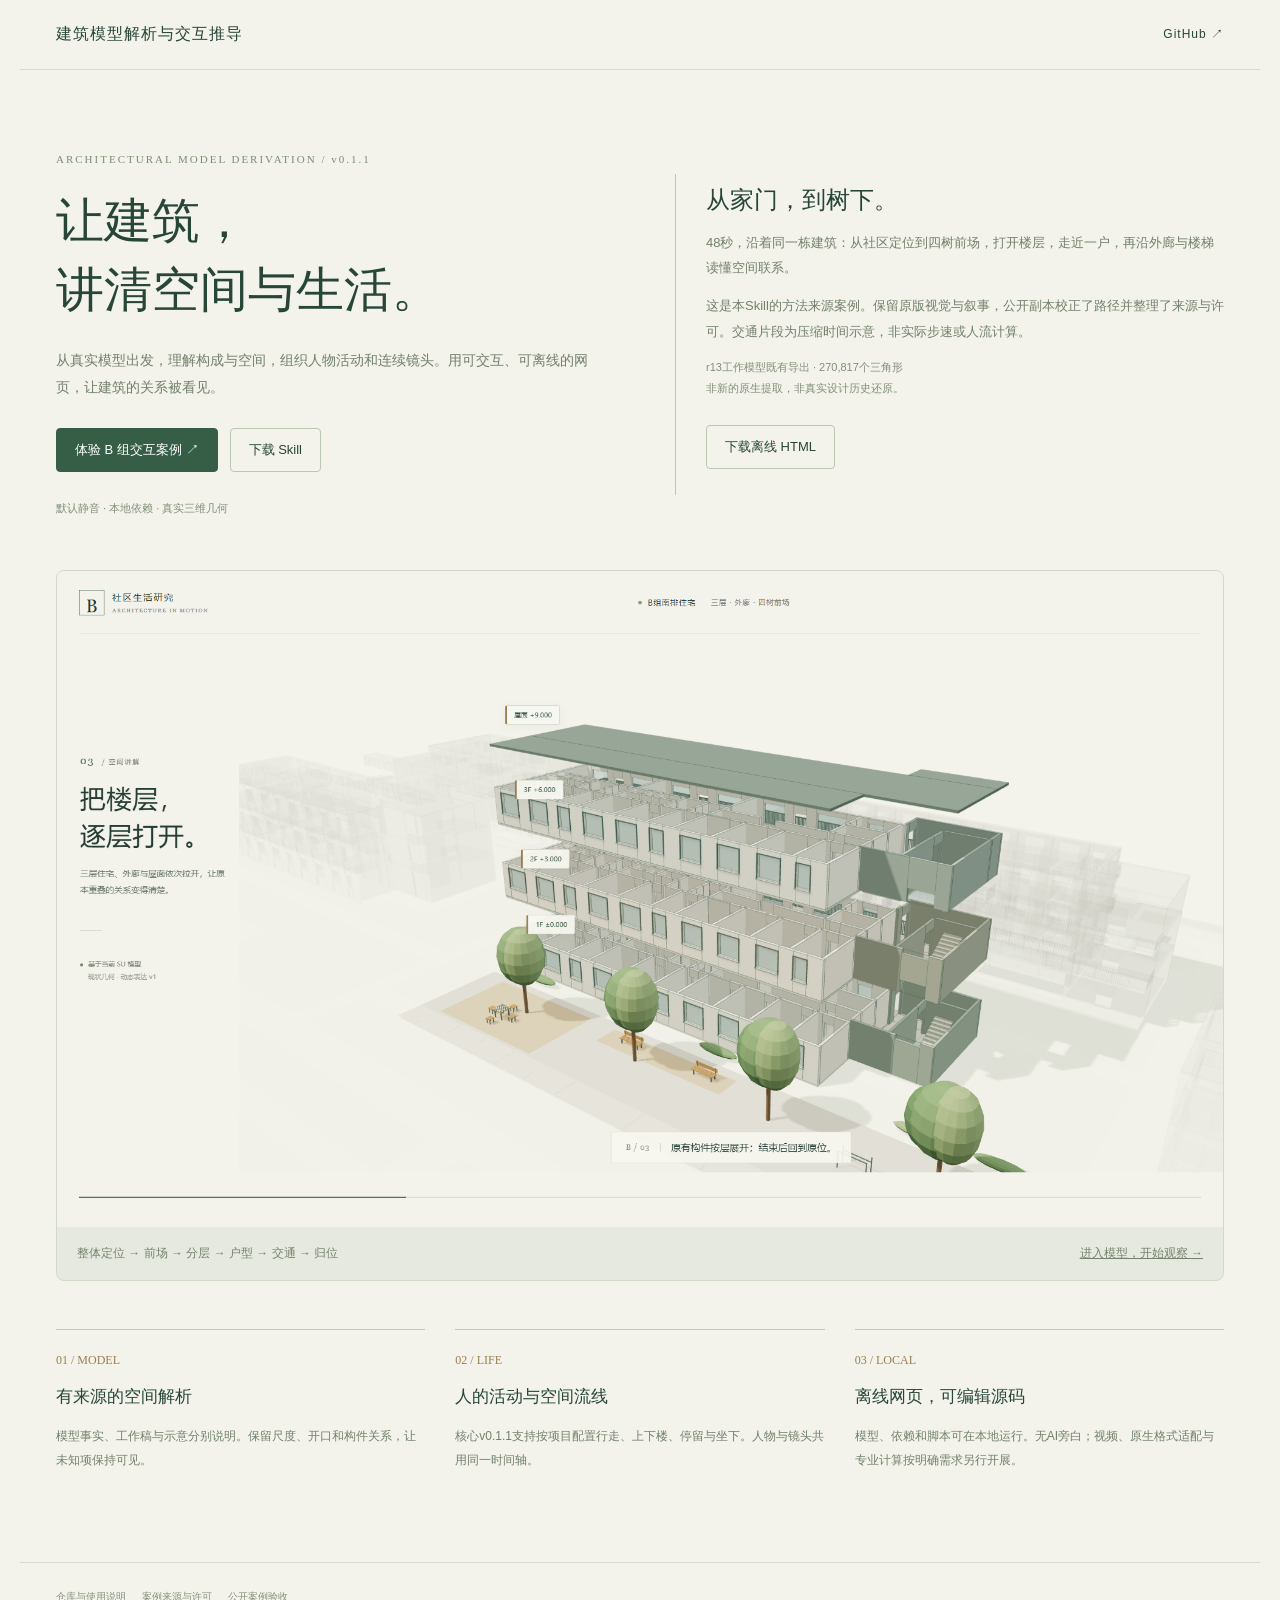
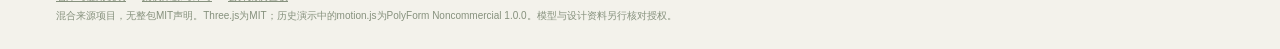
<file: docs/index.html>
<!doctype html><html lang="zh-CN"><head><meta charset="utf-8"><meta name="viewport" content="width=device-width,initial-scale=1"><meta name="description" content="建筑模型解析、人的活动与空间流线。可离线运行的建筑三维交互讲解Skill及B组方法来源案例。"><title>建筑模型解析与交互推导</title><style>
:root{font-family:"Microsoft YaHei UI","Microsoft YaHei",sans-serif;color:#274638;background:#f3f2eb}*{box-sizing:border-box}body{margin:0}a{color:inherit}header,main,footer{max-width:1240px;margin:auto;padding:24px 36px}header{display:flex;justify-content:space-between;align-items:center;border-bottom:1px solid #d5dccd;font-size:12px;letter-spacing:1px}header a{text-decoration:none}header strong{font-size:16px;font-weight:500}section.intro{display:grid;grid-template-columns:1fr 1fr;gap:70px;padding:56px 0 36px;align-items:center}.eyebrow{font:11px/1.8 Georgia,serif;letter-spacing:2px;color:#7b8e74}h1{font-family:Georgia,"Microsoft YaHei",serif;font-weight:400;font-size:48px;line-height:1.45;margin:16px 0 22px}p{font-size:14px;line-height:1.95;color:#71816b}h2{font-size:24px;font-weight:400;margin:10px 0 14px}.actions{display:flex;gap:12px;flex-wrap:wrap;margin:26px 0}.actions a{padding:12px 18px;border:1px solid #b9c8b2;border-radius:4px;text-decoration:none;font-size:13px;display:inline-block}.actions .primary{background:#365e46;color:#fff;border-color:#365e46}.actions a:hover{filter:brightness(.92)}small{font-size:11px;line-height:1.8;color:#819079}.scope{border-left:1px solid #b9c8b2;padding-left:30px}.scope p{font-size:13px}.preview{margin-top:16px;border:1px solid #d3d9c8;border-radius:8px;overflow:hidden;background:#e6e9df}.preview img{display:block;width:100%;height:auto}.caption{display:flex;justify-content:space-between;gap:20px;padding:18px 20px;font-size:12px;color:#74836d}.caption a{white-space:nowrap}.facts{display:grid;grid-template-columns:repeat(3,1fr);gap:30px;margin:48px 0 24px}.facts article{border-top:1px solid #bdcdb3;padding-top:20px}.facts span{font:12px Georgia,serif;color:#9a8051}.facts h3{font-size:17px;font-weight:400}.facts p{font-size:12px}footer{border-top:1px solid #d5dccd;margin-top:30px;line-height:1.9;font-size:10px;color:#86917d}footer a{margin-right:16px}a:focus-visible{outline:2px solid #b08447;outline-offset:5px}@media(max-width:760px){header,main,footer{padding:20px}header strong{font-size:13px}section.intro{display:block;padding:30px 0 10px}h1{font-size:35px}.scope{margin-top:35px;padding-left:18px}.facts{grid-template-columns:1fr;gap:16px;margin-top:30px}.caption{display:block;line-height:1.8}.actions{gap:8px}.actions a{padding:11px 14px;font-size:12px}}
</style></head><body><header><strong>建筑模型解析与交互推导</strong><a href="https://github.com/kakaluote1014/architectural-model-derivation">GitHub ↗</a></header><main><section class="intro"><div><div class="eyebrow">ARCHITECTURAL MODEL DERIVATION / v0.1.1</div><h1>让建筑，<br>讲清空间与生活。</h1><p>从真实模型出发，理解构成与空间，组织人物活动和连续镜头。用可交互、可离线的网页，让建筑的关系被看见。</p><div class="actions"><a class="primary" href="bgroup/">体验 B 组交互案例 ↗</a><a href="downloads/architectural-model-derivation-v0.1.1.zip" download>下载 Skill</a></div><small>默认静音 · 本地依赖 · 真实三维几何</small></div><div class="scope"><h2>从家门，到树下。</h2><p>48秒，沿着同一栋建筑：从社区定位到四树前场，打开楼层，走近一户，再沿外廊与楼梯读懂空间联系。</p><p>这是本Skill的方法来源案例。保留原版视觉与叙事，公开副本校正了路径并整理了来源与许可。交通片段为压缩时间示意，非实际步速或人流计算。</p><small>r13工作模型既有导出 · 270,817个三角形<br>非新的原生提取，非真实设计历史还原。</small><div class="actions"><a href="bgroup/offline.html" download="B组南排_交互演示_公开版.html">下载离线 HTML</a></div></div></section><div class="preview"><a href="bgroup/" aria-label="打开B组交互演示"><img src="images/bgroup-preview.png" alt="B组南排住宅分层展开，显示楼层、外廊、楼梯与树下前场"></a><div class="caption"><span>整体定位 → 前场 → 分层 → 户型 → 交通 → 归位</span><a href="bgroup/">进入模型，开始观察 →</a></div></div><section class="facts"><article><span>01 / MODEL</span><h3>有来源的空间解析</h3><p>模型事实、工作稿与示意分别说明。保留尺度、开口和构件关系，让未知项保持可见。</p></article><article><span>02 / LIFE</span><h3>人的活动与空间流线</h3><p>核心v0.1.1支持按项目配置行走、上下楼、停留与坐下。人物与镜头共用同一时间轴。</p></article><article><span>03 / LOCAL</span><h3>离线网页，可编辑源码</h3><p>模型、依赖和脚本可在本地运行。无AI旁白；视频、原生格式适配与专业计算按明确需求另行开展。</p></article></section></main><footer><a href="https://github.com/kakaluote1014/architectural-model-derivation">仓库与使用说明</a><a href="bgroup/NOTICES.html">案例来源与许可</a><a href="verification.json">公开案例验收</a><br>混合来源项目，无整包MIT声明。Three.js为MIT；历史演示中的motion.js为PolyForm Noncommercial 1.0.0。模型与设计资料另行核对授权。</footer></body></html>
</file>
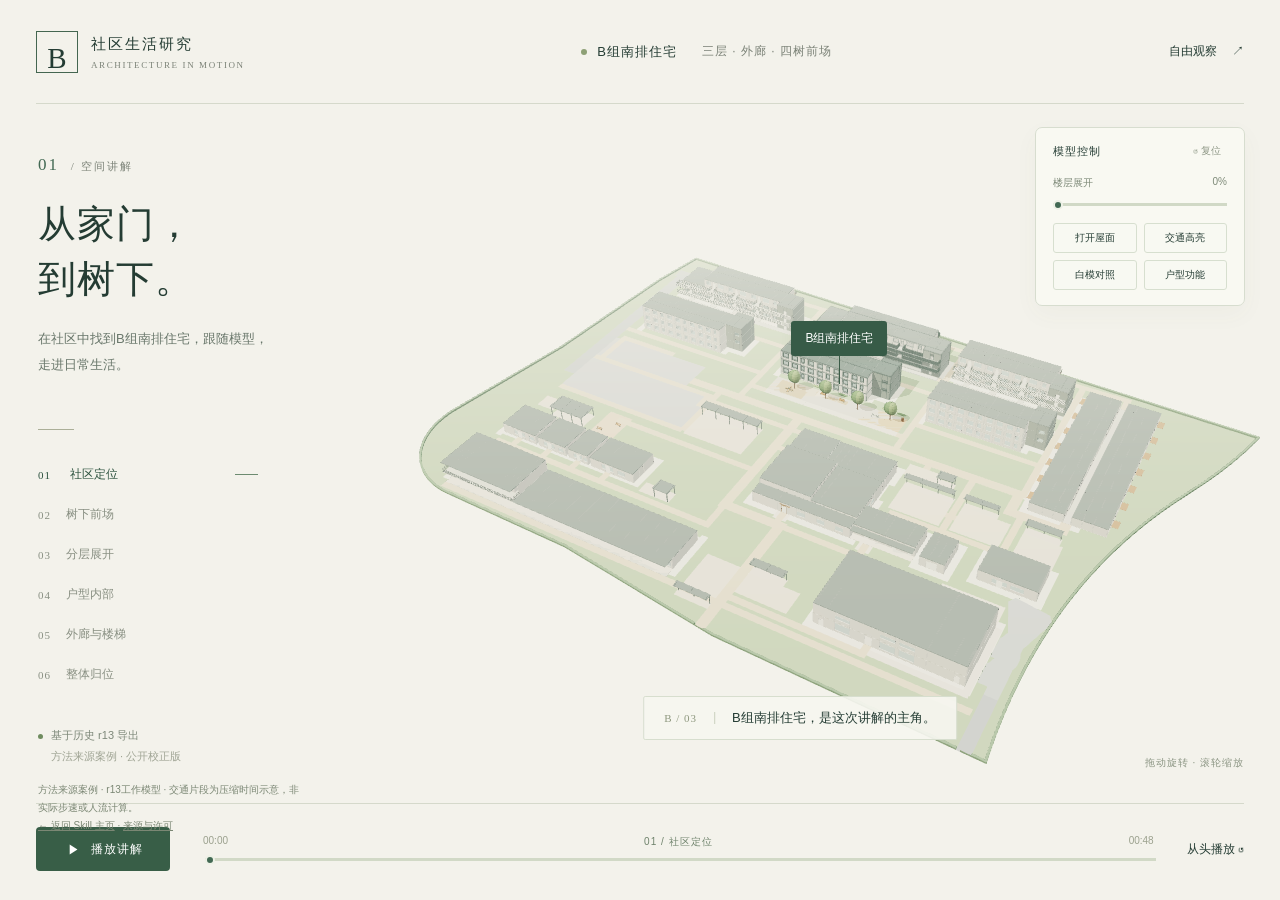
<file: docs/bgroup/index.html>
<!doctype html>
<html lang="zh-CN">
<head>
  <meta charset="UTF-8">
  <meta name="viewport" content="width=device-width,initial-scale=1">
  <meta name="description" content="从家门到树下：基于现有SketchUp模型的B组南排住宅动态讲解。">
  <title>从家门，到树下 · B组住宅动态演示</title>
  <link rel="stylesheet" href="style.css">
</head>
<body>
  <header class="topbar">
    <a class="identity" href="#" id="homeLink" aria-label="回到整体视角"><span class="mark">B</span><span>社区生活研究<small>ARCHITECTURE IN MOTION</small></span></a>
    <div class="project-tag"><i></i> B组南排住宅 <span>三层 · 外廊 · 四树前场</span></div>
    <button id="freeMode" class="quiet">自由观察 <span>↗</span></button>
  </header>

  <main>
    <aside class="story-panel">
      <div class="eyebrow"><span id="chapterNumber">01</span><span> / 空间讲解</span></div>
      <h1 id="chapterTitle">从家门，<br>到树下。</h1>
      <p id="chapterDescription">在社区中找到B组南排住宅，跟随模型，走进日常生活。</p>
      <div class="chapter-rule"></div>
      <nav id="chapterNav" aria-label="讲解章节"></nav>
      <div class="source-note"><span class="dot"></span> 基于历史 r13 导出<br><span>方法来源案例 · 公开校正版</span></div>
    <p class="public-note">方法来源案例 · r13工作模型 · 交通片段为压缩时间示意，非实际步速或人流计算。<br><a href="../index.html">← 返回 Skill 主页</a> · <a href="NOTICES.html">来源与许可</a></p></aside>

    <section id="stage" aria-label="建筑三维演示，可拖动旋转和滚轮缩放">
      <canvas id="scene"></canvas>
      <div id="labels" aria-hidden="true"></div>
      <div id="sceneCaption"><span class="caption-index">B / 03</span><span id="captionText">一栋住宅，连接室内与公共生活。</span></div>
      <div class="stage-note" id="stageNote">拖动旋转 · 滚轮缩放</div>
      <div id="loadStatus"><span></span>正在读取模型几何</div>
      <div id="fallback" hidden>当前浏览器未启用 WebGL。请使用 Chrome 或 Edge 打开本页，稍后重试。</div>
    </section>

    <section class="tools" aria-label="模型显示设置">
      <div class="tools-heading">模型控制 <button id="resetView" aria-label="复位模型显示">↺ 复位</button></div>
      <label class="slider-row" for="explode">楼层展开 <output id="explodeValue">0%</output></label>
      <input id="explode" type="range" min="0" max="100" value="0" aria-label="楼层展开程度">
      <div class="tool-grid">
        <button id="roofToggle" aria-pressed="false">打开屋面</button>
        <button id="routeToggle" aria-pressed="false">交通高亮</button>
        <button id="whiteToggle" aria-pressed="false">白模对照</button>
        <button id="roomsToggle" aria-pressed="false">户型功能</button>
      </div>
    </section>

    <footer class="transport">
      <button id="play" class="play" aria-label="播放自动讲解"><svg viewBox="0 0 24 24"><path d="M8 5l11 7-11 7z"/></svg><span>播放讲解</span></button>
      <div class="timeline-wrap"><div class="timeline-label"><span id="timeNow">00:00</span><span id="currentStep">01 / 社区定位</span><span>00:48</span></div><input id="timeline" type="range" min="0" max="48" step="0.01" value="0" aria-label="讲解进度"></div>
      <button id="restart" class="quiet">从头播放 ↺</button>
    </footer>
    <div class="film-progress"><i id="filmProgress"></i></div>
  </main>
  <script src="vendor/three.min.js"></script>
  <script src="vendor/motion.js"></script>
  <script src="model-data.js"></script>
  <script src="space-data.js"></script>
  <script src="app.js"></script>
</body>
</html>
</file>
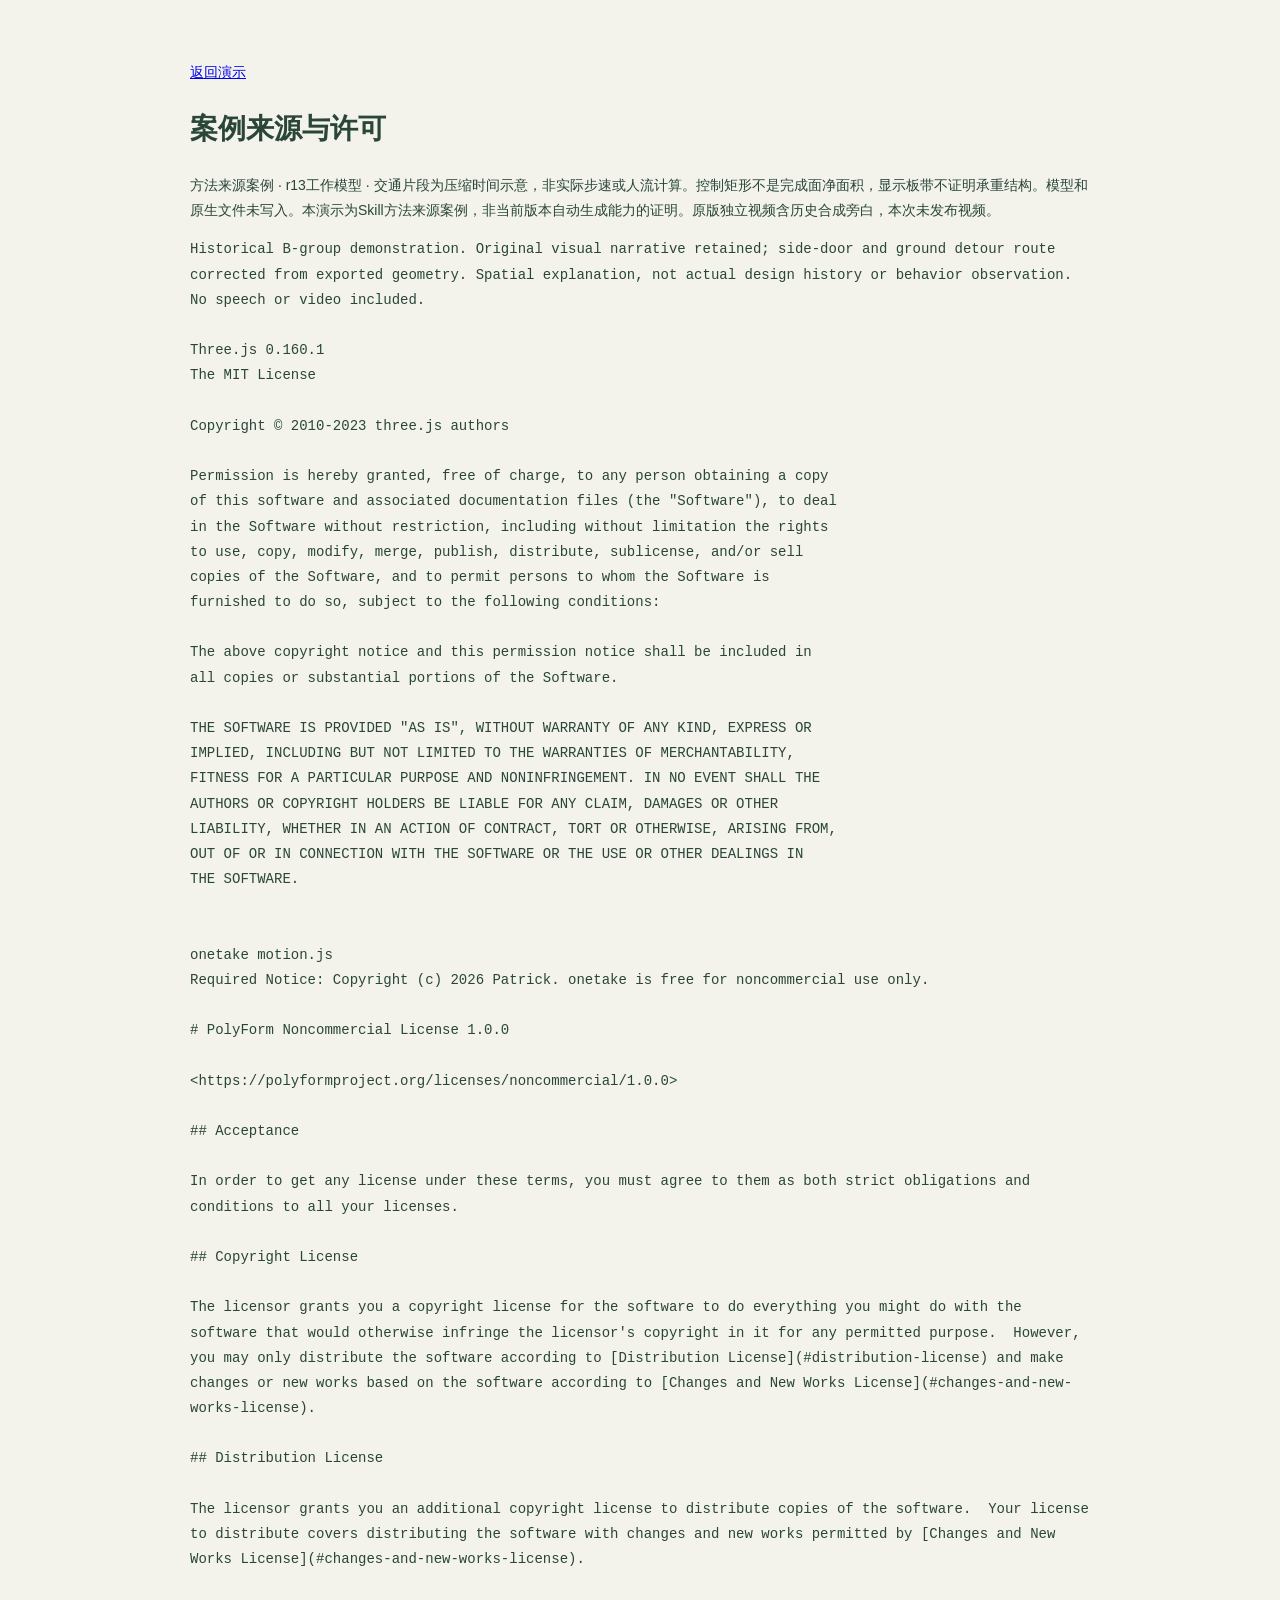
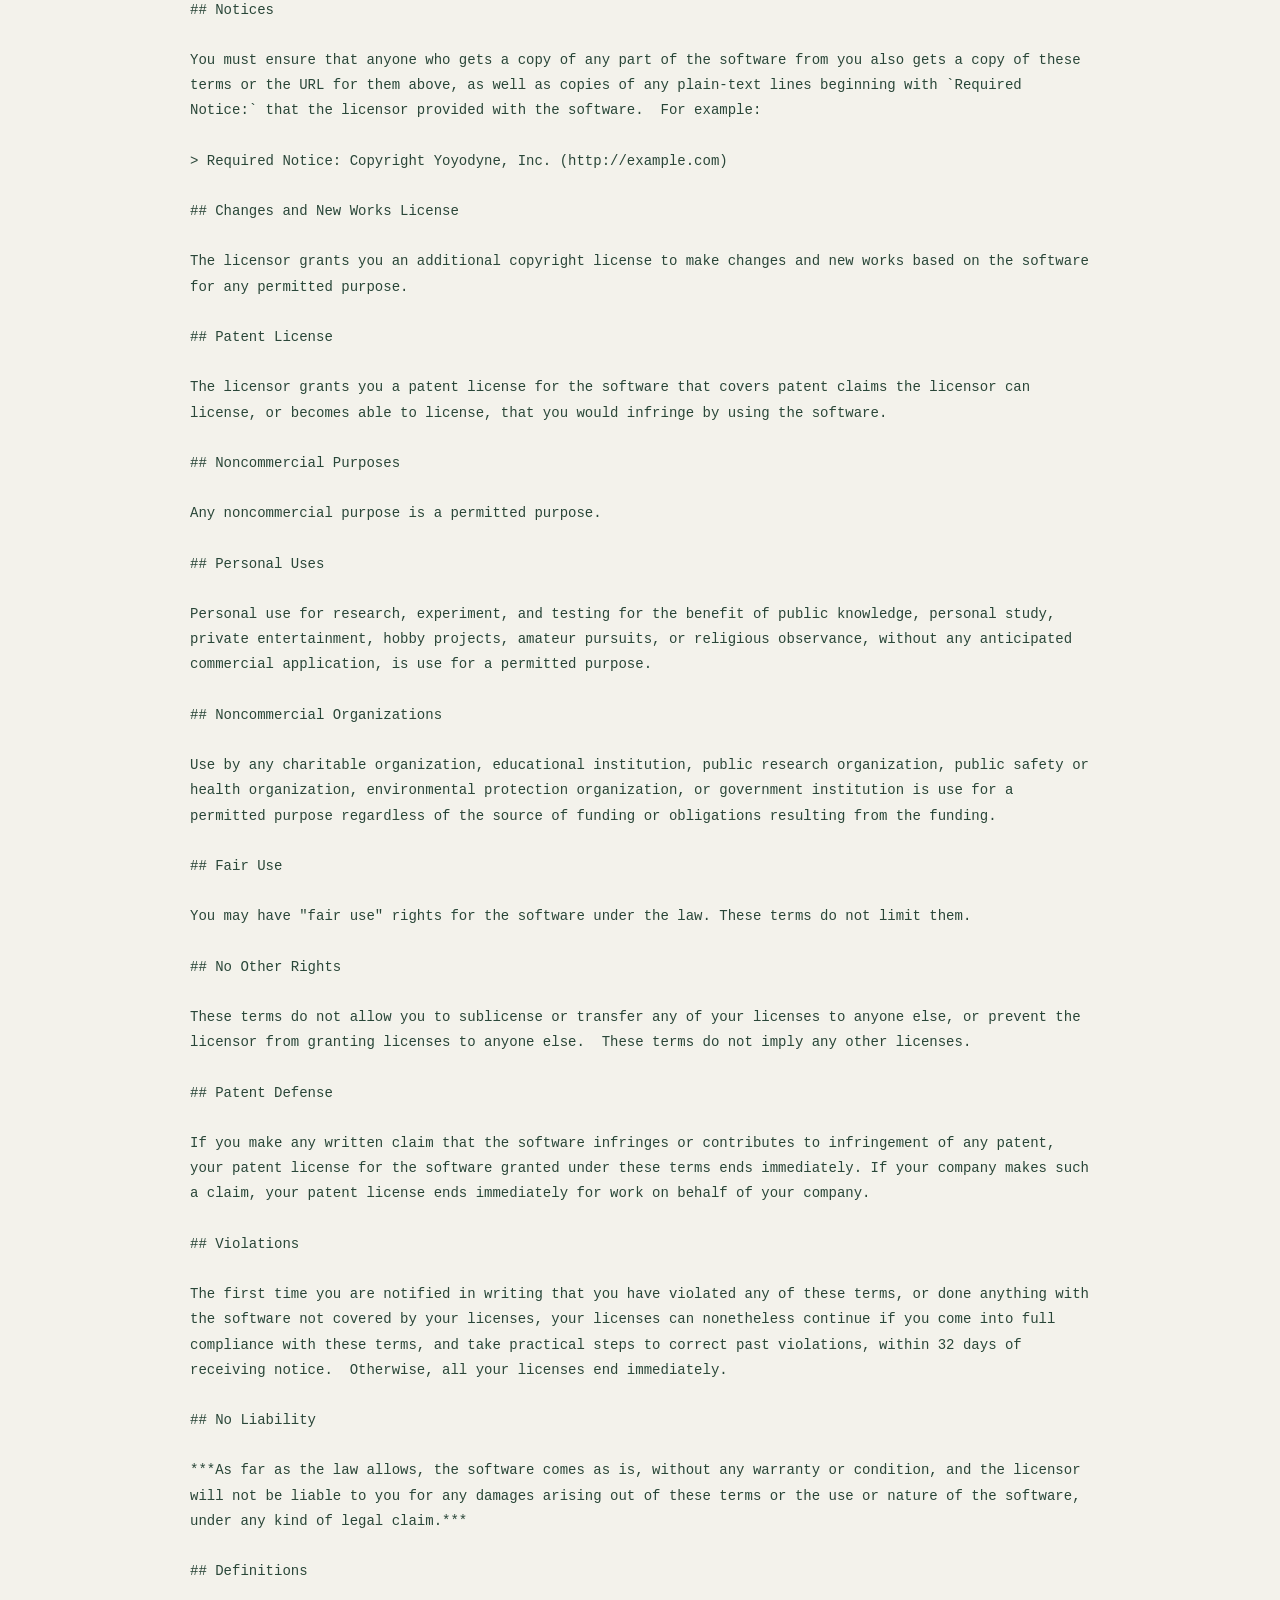
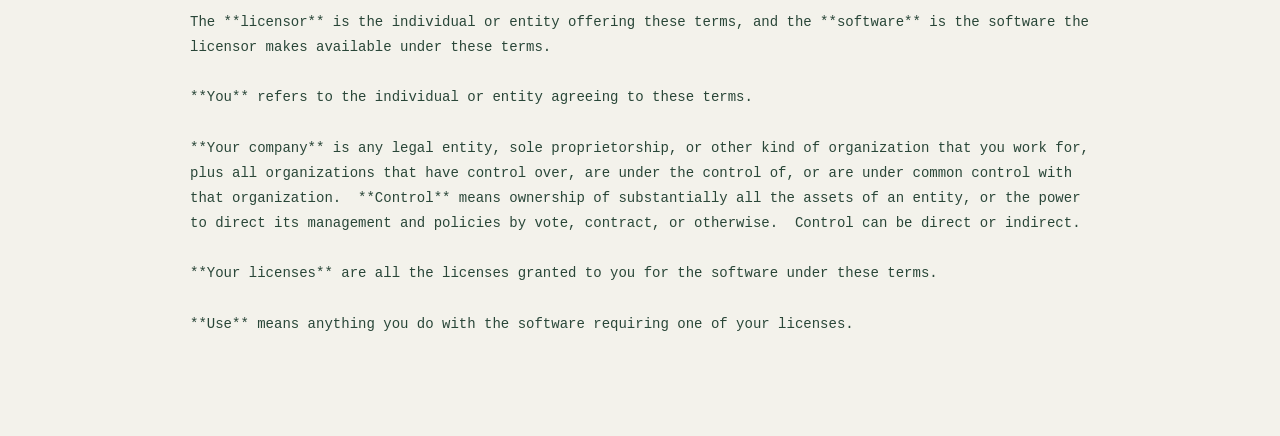
<file: docs/bgroup/NOTICES.html>
<!doctype html><html lang="zh-CN"><meta charset="utf-8"><meta name="viewport" content="width=device-width,initial-scale=1"><title>案例来源与许可</title><style>body{max-width:900px;margin:40px auto;padding:20px;font:14px/1.8 sans-serif;background:#f3f2eb;color:#294638}pre{white-space:pre-wrap}</style><a href="index.html">返回演示</a><h1>案例来源与许可</h1><p>方法来源案例 · r13工作模型 · 交通片段为压缩时间示意，非实际步速或人流计算。控制矩形不是完成面净面积，显示板带不证明承重结构。模型和原生文件未写入。本演示为Skill方法来源案例，非当前版本自动生成能力的证明。原版独立视频含历史合成旁白，本次未发布视频。</p><pre>Historical B-group demonstration. Original visual narrative retained; side-door and ground detour route corrected from exported geometry. Spatial explanation, not actual design history or behavior observation. No speech or video included.

Three.js 0.160.1
The MIT License

Copyright © 2010-2023 three.js authors

Permission is hereby granted, free of charge, to any person obtaining a copy
of this software and associated documentation files (the "Software"), to deal
in the Software without restriction, including without limitation the rights
to use, copy, modify, merge, publish, distribute, sublicense, and/or sell
copies of the Software, and to permit persons to whom the Software is
furnished to do so, subject to the following conditions:

The above copyright notice and this permission notice shall be included in
all copies or substantial portions of the Software.

THE SOFTWARE IS PROVIDED "AS IS", WITHOUT WARRANTY OF ANY KIND, EXPRESS OR
IMPLIED, INCLUDING BUT NOT LIMITED TO THE WARRANTIES OF MERCHANTABILITY,
FITNESS FOR A PARTICULAR PURPOSE AND NONINFRINGEMENT. IN NO EVENT SHALL THE
AUTHORS OR COPYRIGHT HOLDERS BE LIABLE FOR ANY CLAIM, DAMAGES OR OTHER
LIABILITY, WHETHER IN AN ACTION OF CONTRACT, TORT OR OTHERWISE, ARISING FROM,
OUT OF OR IN CONNECTION WITH THE SOFTWARE OR THE USE OR OTHER DEALINGS IN
THE SOFTWARE.


onetake motion.js
Required Notice: Copyright (c) 2026 Patrick. onetake is free for noncommercial use only.

# PolyForm Noncommercial License 1.0.0

&lt;https://polyformproject.org/licenses/noncommercial/1.0.0>

## Acceptance

In order to get any license under these terms, you must agree to them as both strict obligations and conditions to all your licenses.

## Copyright License

The licensor grants you a copyright license for the software to do everything you might do with the software that would otherwise infringe the licensor's copyright in it for any permitted purpose.  However, you may only distribute the software according to [Distribution License](#distribution-license) and make changes or new works based on the software according to [Changes and New Works License](#changes-and-new-works-license).

## Distribution License

The licensor grants you an additional copyright license to distribute copies of the software.  Your license to distribute covers distributing the software with changes and new works permitted by [Changes and New Works License](#changes-and-new-works-license).

## Notices

You must ensure that anyone who gets a copy of any part of the software from you also gets a copy of these terms or the URL for them above, as well as copies of any plain-text lines beginning with `Required Notice:` that the licensor provided with the software.  For example:

> Required Notice: Copyright Yoyodyne, Inc. (http://example.com)

## Changes and New Works License

The licensor grants you an additional copyright license to make changes and new works based on the software for any permitted purpose.

## Patent License

The licensor grants you a patent license for the software that covers patent claims the licensor can license, or becomes able to license, that you would infringe by using the software.

## Noncommercial Purposes

Any noncommercial purpose is a permitted purpose.

## Personal Uses

Personal use for research, experiment, and testing for the benefit of public knowledge, personal study, private entertainment, hobby projects, amateur pursuits, or religious observance, without any anticipated commercial application, is use for a permitted purpose.

## Noncommercial Organizations

Use by any charitable organization, educational institution, public research organization, public safety or health organization, environmental protection organization, or government institution is use for a permitted purpose regardless of the source of funding or obligations resulting from the funding.

## Fair Use

You may have "fair use" rights for the software under the law. These terms do not limit them.

## No Other Rights

These terms do not allow you to sublicense or transfer any of your licenses to anyone else, or prevent the licensor from granting licenses to anyone else.  These terms do not imply any other licenses.

## Patent Defense

If you make any written claim that the software infringes or contributes to infringement of any patent, your patent license for the software granted under these terms ends immediately. If your company makes such a claim, your patent license ends immediately for work on behalf of your company.

## Violations

The first time you are notified in writing that you have violated any of these terms, or done anything with the software not covered by your licenses, your licenses can nonetheless continue if you come into full compliance with these terms, and take practical steps to correct past violations, within 32 days of receiving notice.  Otherwise, all your licenses end immediately.

## No Liability

***As far as the law allows, the software comes as is, without any warranty or condition, and the licensor will not be liable to you for any damages arising out of these terms or the use or nature of the software, under any kind of legal claim.***

## Definitions

The **licensor** is the individual or entity offering these terms, and the **software** is the software the licensor makes available under these terms.

**You** refers to the individual or entity agreeing to these terms.

**Your company** is any legal entity, sole proprietorship, or other kind of organization that you work for, plus all organizations that have control over, are under the control of, or are under common control with that organization.  **Control** means ownership of substantially all the assets of an entity, or the power to direct its management and policies by vote, contract, or otherwise.  Control can be direct or indirect.

**Your licenses** are all the licenses granted to you for the software under these terms.

**Use** means anything you do with the software requiring one of your licenses.
</pre></html>
</file>
<file: docs/bgroup/style.css>
:root{--paper:#f3f2eb;--ink:#243c33;--muted:#7c8378;--green:#426953;--line:#d5d9cb;--amber:#ba8a4a;--cream:#e8e9dc;font-family:"Microsoft YaHei UI","Microsoft YaHei","Segoe UI",sans-serif;color:var(--ink);background:var(--paper)}
*{box-sizing:border-box}html,body{width:100%;height:100%;margin:0;overflow:hidden}button,a,input{-webkit-tap-highlight-color:transparent}button{font:inherit;cursor:pointer}button:focus-visible,a:focus-visible,input:focus-visible{outline:2px solid #aa7e3e;outline-offset:5px}button{color:inherit;background:transparent;border:0}button:hover{color:#916527}button[aria-pressed=true]{background:#426953!important;color:#fff!important;border-color:#426953!important}a{color:inherit;text-decoration:none}.topbar{height:104px;position:absolute;z-index:10;left:36px;right:36px;top:0;display:flex;align-items:center;border-bottom:1px solid var(--line);gap:30px}.identity{display:flex;align-items:center;gap:13px;font-size:15px;letter-spacing:2px;line-height:1.8}.mark{display:grid;place-items:center;border:1px solid #446650;width:42px;height:42px;font-family:Georgia,serif;font-size:29px;letter-spacing:0}.identity small{display:block;font-family:Georgia,serif;letter-spacing:1.6px;font-size:9px;color:var(--muted)}.project-tag{margin:auto;font-size:13px;letter-spacing:1px;display:flex;align-items:center;gap:10px}.project-tag i{background:#8da075;border-radius:50%;width:6px;height:6px}.project-tag span{color:var(--muted);margin-left:15px;font-size:12px}.quiet{font-size:12px;white-space:nowrap;padding:10px 0}.quiet span{margin-left:12px}.story-panel{position:absolute;left:38px;top:155px;width:265px;z-index:5;pointer-events:none}.eyebrow{color:var(--muted);font-family:Georgia,"Microsoft YaHei",serif;font-size:11px;letter-spacing:2px}.eyebrow #chapterNumber{font-size:17px;color:var(--green);padding-right:7px}h1{font-weight:400;letter-spacing:1px;font-size:38px;line-height:1.45;margin:22px 0 19px;min-height:110px}#chapterDescription{font-size:13px;line-height:1.95;color:#69776b;margin:0;max-width:242px;min-height:77px}.chapter-rule{height:1px;width:36px;background:#abaf98;margin:26px 0}#chapterNav{display:grid;gap:3px;pointer-events:auto}#chapterNav button{text-align:left;display:flex;gap:15px;padding:10px 0;font-size:12px;color:#899083;align-items:center}#chapterNav button .num{font:11px Georgia,serif;letter-spacing:1px}#chapterNav button .name{transition:transform .15s}#chapterNav button.active{color:#2c523e}#chapterNav button.active .name{transform:translateX(4px)}#chapterNav button.active:after{content:"";width:23px;height:1px;background:#6c8b70;margin-left:auto;margin-right:45px}.source-note{font-size:11px;line-height:1.9;color:#7c8778;margin-top:32px}.source-note>span:last-child{color:#a0a595;padding-left:13px}.dot{display:inline-block;width:5px;height:5px;background:#6f8c5f;border-radius:50%;margin-right:5px}#stage{position:absolute;left:320px;top:105px;bottom:130px;right:0;overflow:hidden}#scene{width:100%;height:100%;display:block;touch-action:none;cursor:grab}#scene:active{cursor:grabbing}#labels{position:absolute;inset:0;pointer-events:none}.label{position:absolute;left:0;top:0;white-space:nowrap;background:rgba(248,248,241,.93);border:1px solid #d5ddcf;box-shadow:0 3px 14px #3c52340b;padding:8px 12px;border-radius:3px;font-size:11px;transform:translate(-50%,-100%);color:#385844}.label b{font-weight:500;color:#2f5341}.label small{display:block;font-size:9px;color:#85917e;margin-top:3px}.label.floor{border-left:3px solid #9a7b4e}.label.room{background:rgba(249,249,241,.96);border:0;padding:5px 8px;font-size:11px;box-shadow:none}.label.target{background:#375b47;color:white;border:0;font-size:12px;padding:9px 14px}.label.target:after{content:"";width:1px;height:28px;position:absolute;left:50%;top:100%;background:#3b5c47}#sceneCaption{position:absolute;bottom:30px;left:50%;transform:translateX(-50%);display:flex;align-items:center;gap:17px;background:rgba(247,247,240,.9);border:1px solid #d7dece;padding:12px 20px;white-space:nowrap;border-radius:2px;max-width:95%;font-size:13px;pointer-events:none}.caption-index{font:11px Georgia,serif;letter-spacing:1px;color:#8e987f;border-right:1px solid #cad1be;padding-right:17px}.stage-note{position:absolute;right:36px;bottom:0;font-size:10px;letter-spacing:1px;color:#8c9684;pointer-events:none}.tools{position:absolute;right:35px;top:127px;z-index:8;width:210px;background:rgba(249,249,243,.94);border:1px solid #d7ddcf;border-radius:7px;padding:15px 17px;box-shadow:0 8px 25px #5f69500a}.tools-heading{font-size:11px;display:flex;align-items:center;justify-content:space-between;margin-bottom:17px;letter-spacing:1px}.tools-heading button{font-size:10px;color:#8f9886}.slider-row{display:flex;justify-content:space-between;font-size:10px;color:#7d8977}input[type=range]{appearance:none;-webkit-appearance:none;width:100%;height:3px;background:#d1d9c6;border:0;accent-color:#426953;cursor:pointer}input[type=range]::-webkit-slider-thumb{appearance:none;width:10px;height:10px;border-radius:50%;background:#426953;border:2px solid #eef1e6}#explode{margin:13px 0 17px}.tool-grid{display:grid;grid-template-columns:1fr 1fr;gap:7px}.tool-grid button{border:1px solid #d7dfcf;border-radius:3px;padding:7px 2px;font-size:10px;background:#f8f9f2}.transport{position:absolute;left:36px;right:36px;bottom:24px;height:73px;display:flex;align-items:center;gap:33px;border-top:1px solid var(--line);padding-top:18px}.play{height:44px;min-width:134px;display:flex;align-items:center;justify-content:center;gap:10px;background:#385e47;color:#fff;border-radius:4px;font-size:12px;letter-spacing:1px}.play:hover{color:#e6e6c8;background:#2f513d}.play svg{width:17px;height:17px;fill:currentColor}.timeline-wrap{flex:1;max-width:1100px;margin:auto}.timeline-label{font-size:10px;display:flex;justify-content:space-between;color:#9ba18e;margin-bottom:9px;font-variant-numeric:tabular-nums}.timeline-label #currentStep{letter-spacing:1px;color:#6f836c}.timeline-wrap input{display:block}.film-progress{display:none}#loadStatus{position:absolute;inset:0;display:flex;align-items:center;justify-content:center;gap:10px;background:var(--paper);color:#6c7b64;font-size:13px;z-index:15}#loadStatus span{width:12px;height:12px;border:1px solid #9bac88;border-right-color:transparent;border-radius:50%;animation:spin 1s linear infinite}@keyframes spin{to{transform:rotate(360deg)}}#fallback{position:absolute;inset:30%;line-height:2;font-size:16px;z-index:20;background:var(--paper)}
body.film .tools,body.film .transport,body.film #freeMode,body.film #chapterNav,body.film .stage-note{display:none}body.film .story-panel{top:28%;width:270px}body.film h1{font-size:42px}body.film #chapterDescription{font-size:14px;max-width:248px}body.film .source-note{font-size:11px}body.film #stage{bottom:90px;left:300px}body.film #sceneCaption{bottom:15px;font-size:16px;padding:15px 24px}body.film .caption-index{font-size:12px}body.film .film-progress{display:block;position:absolute;bottom:48px;height:2px;left:36px;right:36px;background:#d9decd}body.film .film-progress i{display:block;height:100%;background:#53764f;transform-origin:0 50%;width:100%}body.film .chapter-rule{margin:30px 0}body.film #loadStatus{display:none}
@media(min-height:1000px){.story-panel{top:18%}.source-note{margin-top:44px}h1{font-size:43px}.tools{top:145px}}
@media(max-width:1100px){.topbar{left:24px;right:24px}.project-tag span{display:none}.story-panel{left:26px;width:210px;top:143px}h1{font-size:32px;min-height:90px}#chapterDescription{max-width:200px;font-size:12px}#stage{left:235px}.tools{width:180px;right:22px}.source-note{margin-top:22px}#chapterNav button{padding:8px 0}.transport{left:24px;right:24px;gap:22px}#sceneCaption{font-size:11px;padding:11px 13px}.caption-index{display:none}}
@media(max-height:760px) and (min-width:800px){.story-panel{top:129px}h1{font-size:30px;min-height:85px;margin:14px 0 10px}#chapterDescription{font-size:11px;min-height:60px}.chapter-rule{margin:16px 0}#chapterNav button{padding:7px 0}.source-note{margin-top:20px;font-size:10px}.tools{top:124px}.transport{height:57px;bottom:18px;padding-top:12px}#stage{bottom:105px}.topbar{height:94px}}
@media(max-width:760px){.topbar{height:75px;left:18px;right:18px;gap:15px}.identity{font-size:12px;gap:9px;letter-spacing:1px}.identity small{font-size:7px;letter-spacing:1px}.mark{width:32px;height:32px;font-size:23px}.project-tag{font-size:10px;margin-left:auto;margin-right:0;gap:6px}.project-tag span{display:none}#freeMode{position:absolute;right:0;top:84px;font-size:10px}.story-panel{top:95px;left:20px;width:calc(100% - 40px)}.eyebrow{font-size:9px}.eyebrow #chapterNumber{font-size:13px}h1{font-size:26px;line-height:1.3;min-height:0;margin:10px 0 10px}h1 br{display:none}#chapterDescription{font-size:11px;line-height:1.8;max-width:100%;min-height:0;width:calc(100% - 10px)}.chapter-rule{display:none}#chapterNav{position:fixed;left:15px;right:15px;bottom:109px;display:flex;justify-content:space-between;gap:3px}#chapterNav button{display:block;text-align:center;font-size:9px;padding:7px 4px}#chapterNav .num{display:block;font-size:9px!important;margin-bottom:3px}#chapterNav button.active:after{display:none}.source-note{display:none}#stage{top:230px;left:0;right:0;bottom:210px}#sceneCaption{font-size:10px;bottom:8px;max-width:94%;width:max-content;white-space:normal;line-height:1.7;text-align:center;display:block;padding:8px 12px}.stage-note{display:none}.tools{top:auto;bottom:160px;left:20px;right:20px;width:auto;padding:8px 10px;display:flex;align-items:center;gap:10px;box-shadow:none}.tools-heading{display:none}.slider-row{display:none}#explode{width:85px;margin:0;flex-shrink:0}.tool-grid{display:flex;flex:1;gap:4px;justify-content:flex-end}.tool-grid button{font-size:9px;padding:5px 6px;white-space:nowrap}.transport{left:20px;right:20px;bottom:18px;height:67px;gap:16px;padding-top:12px}.play{min-width:46px;width:46px;height:39px}.play span{display:none}.play svg{width:16px;height:16px}#restart{font-size:0;width:24px}#restart:after{content:"↺";font-size:19px}.timeline-label{font-size:9px}body.film .story-panel{top:110px;width:calc(100% - 40px)}body.film #stage{left:0;top:250px;bottom:80px}body.film h1{font-size:30px}body.film #chapterDescription{font-size:12px;max-width:90%}body.film #sceneCaption{font-size:11px}}

.public-note{font-size:10px;line-height:1.8;color:#7b8774;pointer-events:auto;margin-top:14px}.public-note a{text-decoration:underline}@media(max-width:760px){.public-note{font-size:9px;line-height:1.5;margin-top:8px;max-width:95%}.story-panel{top:90px}#stage{top:270px;bottom:210px}}
</file>
